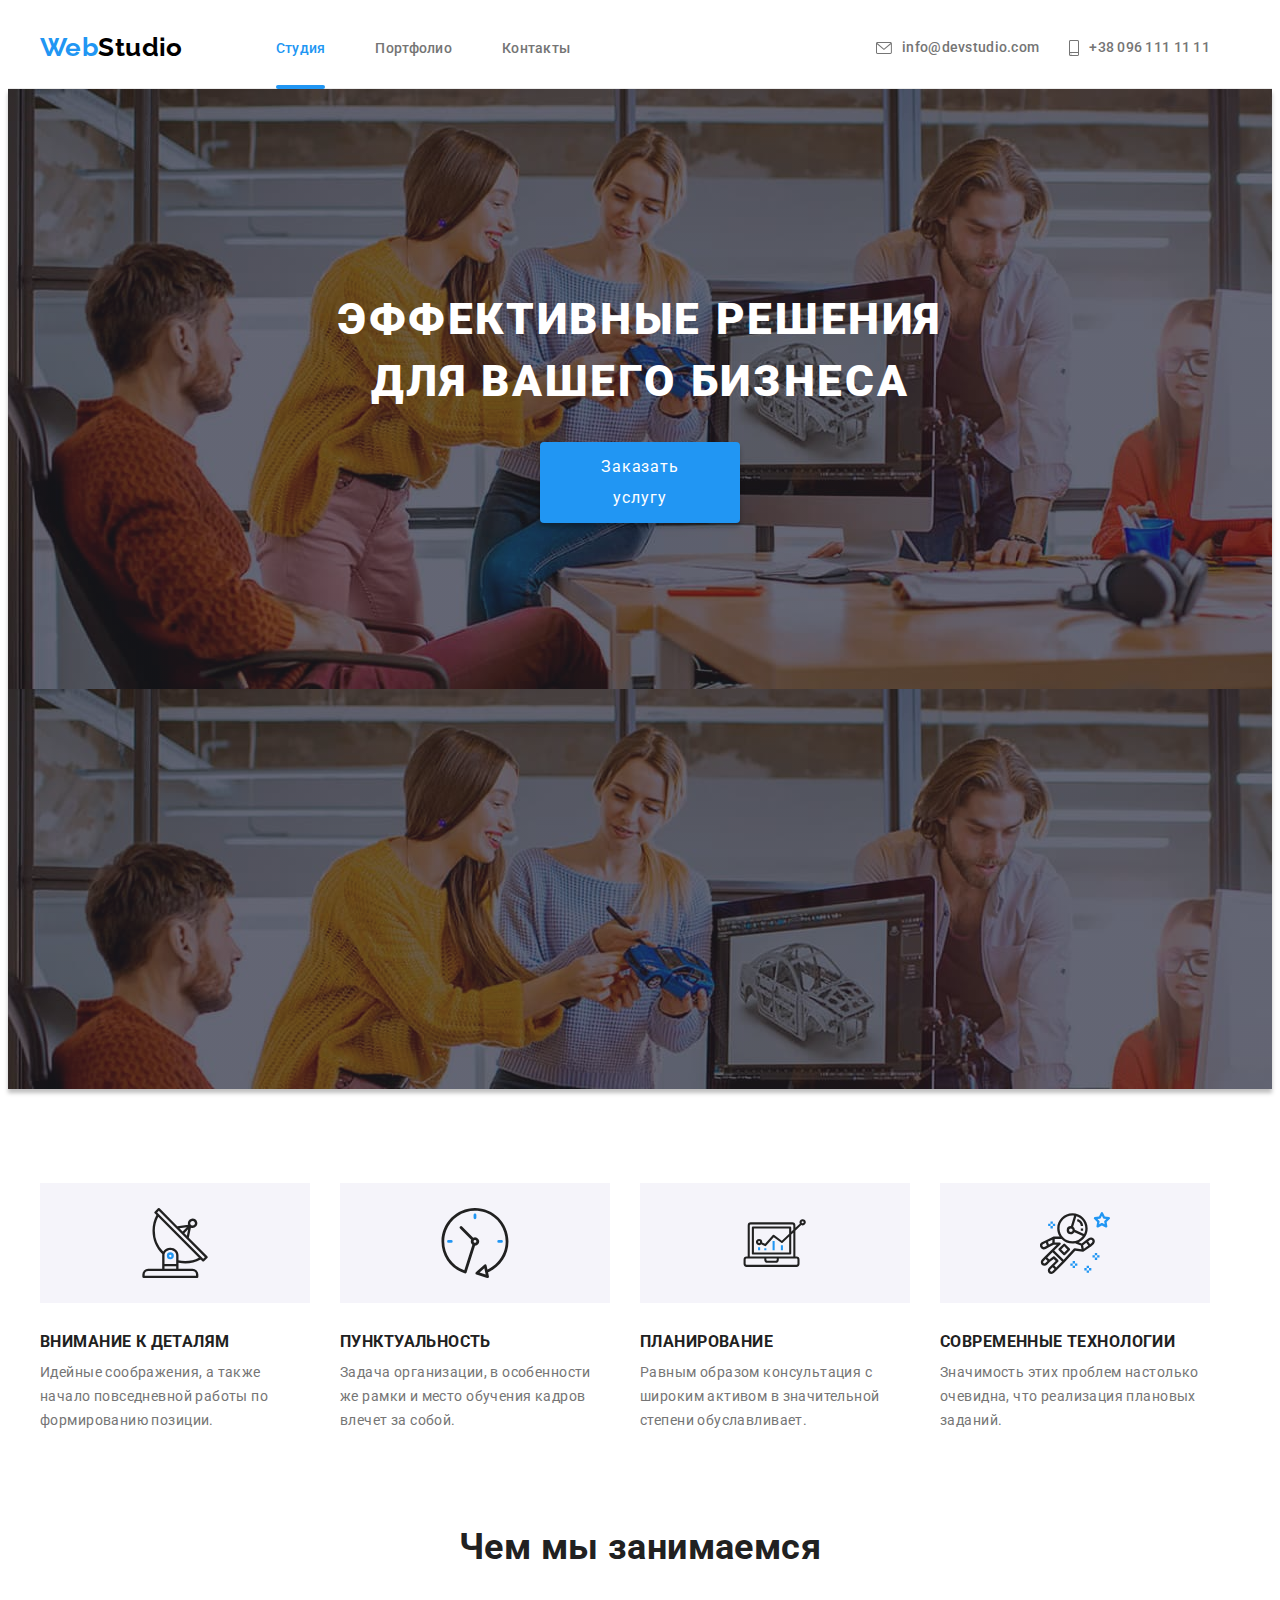
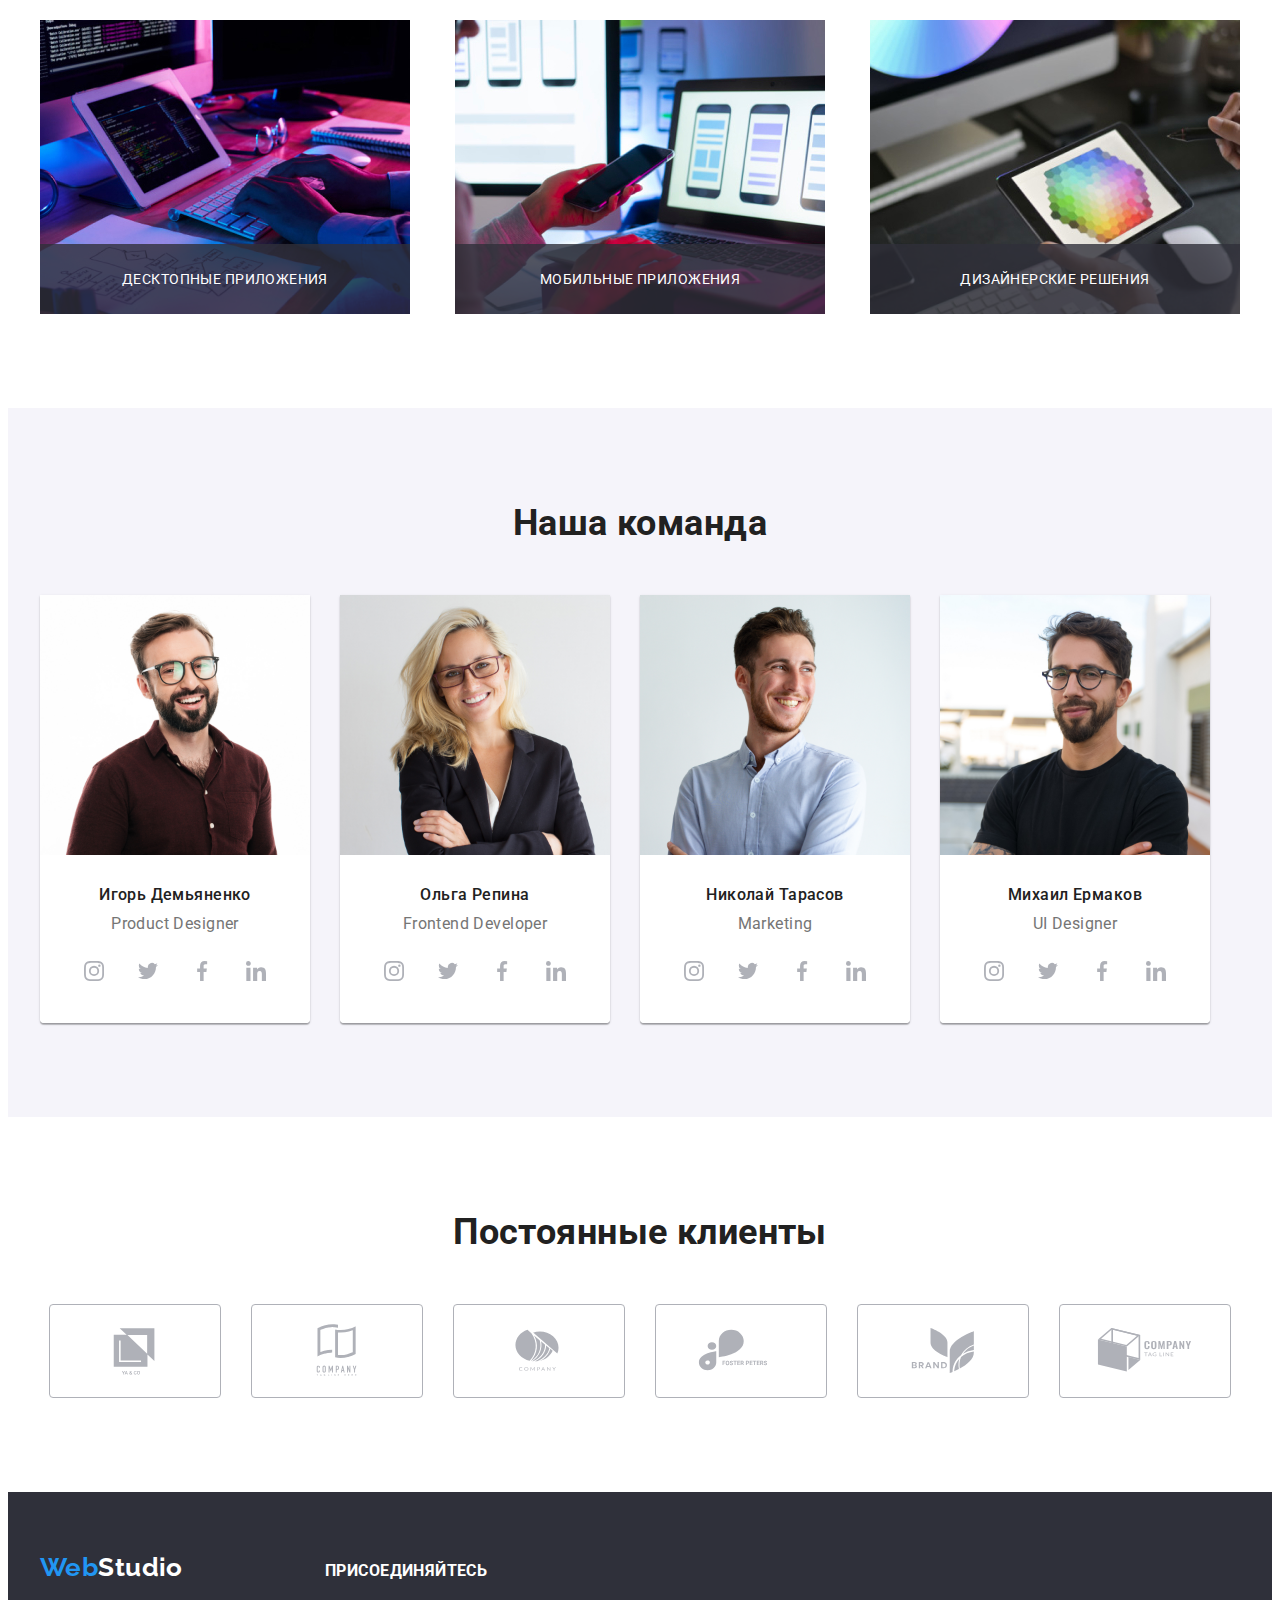
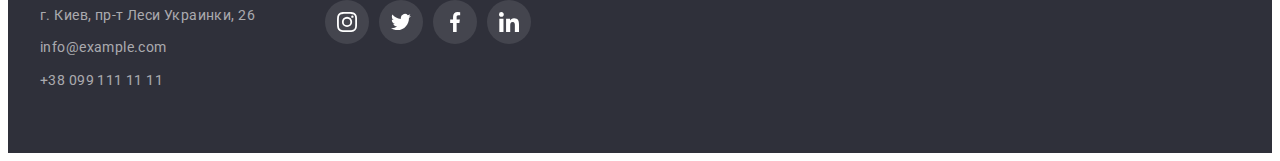
<file: index.html>
<!DOCTYPE html>
<html lang="ru">
<head>
    <meta charset="UTF-8">
    <meta http-equiv="X-UA-Compatible" content="IE=edge">
    <meta name="viewport" content="width=device-width, initial-scale=1.0">
    <title>Document</title>
    <link href="https://fonts.googleapis.com/css2?family=Raleway:wght@700&family=Roboto:wght@400;500;700;900&display=swap"
    rel="stylesheet">
    <link rel="stylesheet" href="https://cdnjs.cloudflare.com/ajax/libs/modern-normalize/1.1.0/modern-normalize.min.css"
        integrity="sha512-wpPYUAdjBVSE4KJnH1VR1HeZfpl1ub8YT/NKx4PuQ5NmX2tKuGu6U/JRp5y+Y8XG2tV+wKQpNHVUX03MfMFn9Q=="
        crossorigin="anonymous" referrerpolicy="no-referrer" />
    <link rel="stylesheet" href="css/styles.css">
</head>
<body>
    <header class="header">
        <!--Главная строка навигации-->
        <div class="container navbar">
            <a class="logo" href="/"><span class="web">Web</span>Studio</a>
            <nav class="navbox"> 
                <ul class="site-nav-link">
                    <li class="item"><a class="link current" href="">Студия</a></li>
                    <li class="item"><a class="link" href="./portfolio.html">Портфолио</a></li>
                    <li class="item"><a class="link" href="">Контакты</a></li>
                </ul>
            </nav>
                <ul class="linkbox">
                    <li class="item-contacts">
                        <a class="contactshed link" href="mailto:info@devstudio.com">
                        <svg class="icon" width="16" height="12">
                            <use href='./img/icons.svg#icon-envelope'></use>
                        </svg>
                        info@devstudio.com</a>  
                    </li>
                    <li class="item-contacts">
                        <a class="contactshed link" href="tel:+380961111111">
                        <svg class="icon" width="10" height="16">
                            <use href='./img/icons.svg#icon-smartphone'></use>
                        </svg>
                        +38 096 111 11 11</a>
                    </li>
                </ul>
        </div>
    </header>

    <main>
        <!--Герой-->
        <section class="hero-section">
            <div class="container">
                <h1 class="section-text">Эффективные решения<br> для вашего бизнеса</h1>
                <button data-modal-open class="hero-button" type="button">Заказать услугу</button>
            </div>
            <div class="backdrop is-hidden" data-modal>
                <div class="modal">
                    <button data-modal-close class="modal-button">
                    <svg class="icon-close" width="11" height="11">
                        <use href="img/icons.svg#icon-Vector"></use>
                    </svg>
                    </button>
                </div>

            </div>
        </section>
        
        
        <!--Наши преимущества-->     
        <section class="section adv">
            <div class="container">
                <h2 class="section-title">Наши преимущества</h2>
                <ul class="li-title">
                    <li class="li-title-adv">
                        <div class="icon-position">
                            <svg class="icon-antenna" width="70" height="70">
                                <use href='./img/icons.svg#icon-antenna'></use>
                            </svg>
                        </div>
                        <h3>Внимание к деталям</h3>
                        <p>Идейные соображения, а также начало повседневной работы по формированию позиции.</p>
                    </li>
                    <li class="li-title-adv">
                        <div class="icon-position">
                            <svg class="icon-clock" width="70" height="70">
                                <use href='./img/icons.svg#icon-clock'></use>
                            </svg>
                        </div>
                        <h3>Пунктуальность</h3>
                        <p>Задача организации, в особенности же рамки и место обучения кадров влечет за собой.</p>
                    </li>
                    <li class="li-title-adv">
                        <div class="icon-position">
                            <svg class="icon-diagram" width="70" height="70">
                                <use href='./img/icons.svg#icon-diagram'></use>
                            </svg>
                        </div>
                        <h3>Планирование</h3>
                        <p>Равным образом консультация с широким активом в значительной степени обуславливает.</p>
                    </li>
                    <li class="li-title-adv">
                        <div class="icon-position">
                            <svg class="icon-astronaut" width="70" height="70">
                                <use href='./img/icons.svg#icon-astronaut'></use>
                            </svg>
                        </div>
                        <h3>Современные технологии</h3>
                        <p>Значимость этих проблем настолько очевидна, что реализация плановых заданий.</p>
                    </li>
                </ul>
            </div>
        </section>

        <!--Чем мы занимаемся-->
        <section class="section">
            <div class="container">
                <h2 class="section-title-second">Чем мы занимаемся</h2>
                <ul class="ul-title-second">
                    <li class="li-title-second">
                        <img src="./img/box1.jpg" alt="box1" width="370">
                        <p class="directions">ДЕСКТОПНЫЕ ПРИЛОЖЕНИЯ</p>
                    </li>
                    <li class="li-title-second">
                        <img src="./img/box2.jpg" alt="box2" width="370">
                        <p class="directions">МОБИЛЬНЫЕ ПРИЛОЖЕНИЯ</p>
                    </li>
                    <li class="li-title-second">
                        <img src="./img/box3.jpg" alt="box3" width="370">
                        <p class="directions">ДИЗАЙНЕРСКИЕ РЕШЕНИЯ</p>
                    </li>
                </ul>
            </div>
        </section>

        <!--Наша команда-->
        <section class="our-team-section">
            <div class="container">
            <h2 class="our-team-title">Наша команда</h2>
            <ul class="name-title profession-title">          
                <li class="li-our-team">
                    <img src="./img/teamcard1.jpg" alt="team card 1" width="270">
                    <div class="card-person">
                        <h3 class="name">Игорь Демьяненко</h3>
                        <p>Product Designer</p>
                        <ul class="team-social-list">
                            <li class="team-social-link">
                                <a href="" class="icon-team" aria-label="instagram">
                                    <svg class="link-svg" width="20" haight="20">
                                        <use href="img/icons.svg#icon-instagram"></use>
                                    </svg>
                                </a>
                            </li>
                            <li class="team-social-link">
                                <a href="" class="icon-team" aria-label="twitter">
                                    <svg class="link-svg" width="20" haight="20">
                                        <use href="img/icons.svg#icon-twitter"></use>
                                    </svg>
                                </a>
                            </li>
                            <li class="team-social-link">
                                <a href="" class="icon-team" aria-label="facebook">
                                    <svg class="link-svg" width="20" haight="20">
                                        <use href="img/icons.svg#icon-facebook"></use>
                                    </svg>
                                </a>
                            </li>
                            <li class="team-social-link">
                                <a href="" class="icon-team" aria-label="linkedin">
                                    <svg class="link-svg" width="20" haight="20">
                                        <use href="img/icons.svg#icon-linkedin"></use>
                                    </svg>
                                </a>
                            </li>
                        </ul>
                    </div>
                </li>   
                <li class="li-our-team">
                    <img src="./img/teamcard2.jpg" alt="team card 2" width="270">
                    <div class="card-person">
                        <h3 class="name">Ольга Репина</h3>
                        <p>Frontend Developer</p>
                        <ul class="team-social-list">
                            <li class="team-social-link">
                                <a href="" class="icon-team" aria-label="instagram">
                                    <svg class="link-svg" width="20" haight="20">
                                        <use href="img/icons.svg#icon-instagram"></use>
                                    </svg>
                                </a>
                            </li>
                            <li class="team-social-link">
                                <a href="" class="icon-team" aria-label="twitter">
                                    <svg class="link-svg" width="20" haight="20">
                                        <use href="img/icons.svg#icon-twitter"></use>
                                    </svg>
                                </a>
                            </li>
                            <li class="team-social-link">
                                <a href="" class="icon-team" aria-label="facebook">
                                    <svg class="link-svg" width="20" haight="20">
                                        <use href="img/icons.svg#icon-facebook"></use>
                                    </svg>
                                </a>
                            </li>
                            <li class="team-social-link">
                                <a href="" class="icon-team" aria-label="linkedin">
                                    <svg class="link-svg" width="20" haight="20">
                                        <use href="img/icons.svg#icon-linkedin"></use>
                                    </svg>
                                </a>
                            </li>
                        </ul>
                    </div>                
                </li>
                <li class="li-our-team">
                    <img src="./img/teamcard3.jpg" alt="team card 3" width="270">
                    <div class="card-person">
                        <h3 class="name">Николай Тарасов</h3>
                        <p>Marketing</p>
                        <ul class="team-social-list">
                            <li class="team-social-link">
                                <a href="" class="icon-team" aria-label="instagram">
                                    <svg class="link-svg" width="20" haight="20">
                                        <use href="img/icons.svg#icon-instagram"></use>
                                    </svg>
                                </a>
                            </li>
                            <li class="team-social-link">
                                <a href="" class="icon-team" aria-label="twitter">
                                    <svg class="link-svg" width="20" haight="20">
                                        <use href="img/icons.svg#icon-twitter"></use>
                                    </svg>
                                </a>
                            </li>
                            <li class="team-social-link">
                                <a href="" class="icon-team" aria-label="facebook">
                                    <svg class="link-svg" width="20" haight="20">
                                        <use href="img/icons.svg#icon-facebook"></use>
                                    </svg>
                                </a>
                            </li>
                            <li class="team-social-link">
                                <a href="" class="icon-team" aria-label="linkedin">
                                    <svg class="link-svg" width="20" haight="20">
                                        <use href="img/icons.svg#icon-linkedin"></use>
                                    </svg>
                                </a>
                            </li>
                        </ul>
                    </div>                   
                </li>
                <li class="li-our-team">
                    <img src="./img/teamcard4.jpg" alt="team card 4" width="270">
                    <div class="card-person">
                        <h3 class="name">Михаил Ермаков</h3>
                        <p>UI Designer</p>
                        <ul class="team-social-list">
                            <li class="team-social-link">
                                <a href="" class="icon-team" aria-label="instagram">
                                    <svg class="link-svg svg" width="20" haight="20">
                                        <use href="img/icons.svg#icon-instagram"></use>
                                    </svg>
                                </a>
                            </li>
                            <li class="team-social-link">
                                <a href="" class="icon-team" aria-label="twitter">
                                    <svg class="link-svg" width="20" haight="20">
                                        <use href="img/icons.svg#icon-twitter"></use>
                                    </svg>
                                </a>
                            </li>
                            <li class="team-social-link">
                                <a href="" class="icon-team" aria-label="facebook">
                                    <svg class="link-svg" width="20" haight="20">
                                        <use href="img/icons.svg#icon-facebook"></use>
                                    </svg>
                                </a>
                            </li>
                            <li class="team-social-link">
                                <a href="" class="icon-team" aria-label="linkedin">
                                    <svg class="link-svg svg" width="20" haight="20">
                                        <use href="img/icons.svg#icon-linkedin"></use>
                                    </svg>     
                                </a>
                            </li>
                        </ul>
                    </div> 
                </li>
            </ul>
            </div>
        </section>
        <section class="section">
            <div class="container">
                <h2 class="clients">Постоянные клиенты</h2>
                <ul class="title-clients">
                    <li class="li-clients">
                    <a class="clients-icon" href="">
                        <svg class="link-client" width="106" height="60" ;>
                            <use href="img/icons.svg#icon-Client1"></use>
                        </svg>
                    </a>
                    </li>
                    <li class="li-clients">
                        <a class="clients-icon" href="">
                            <svg class="link-client" width="106" height="60" ;>
                                <use href="img/icons.svg#icon-Client2"></use>
                            </svg>
                        </a>
                    </li>
                    <li class="li-clients">
                        <a class="clients-icon" href="">
                            <svg class="link-client" width="106" height="60" ;>
                                <use href="img/icons.svg#icon-Client3"></use>
                            </svg>
                        </a>
                    </li>
                    <li class="li-clients">
                        <a class="clients-icon" href="">
                            <svg class="link-client" width="106" height="60" ;>
                                <use href="img/icons.svg#icon-Client4"></use>
                            </svg>
                        </a>  
                    </li>
                    <li class="li-clients">
                        <a class="clients-icon" href="">
                            <svg class="link-client" width="106" height="60" ;>
                                <use href="img/icons.svg#icon-Client5"></use>
                            </svg>
                        </a> 
                    </li>
                    <li class="li-clients">
                        <a class="clients-icon" href="">
                            <svg class="link-client" width="106" height="60" ;>
                                <use href="img/icons.svg#icon-Client6"></use>
                            </svg>
                        </a>
                        
                    </li>
                    </li>
                </ul>
            </div>
        </section>
    </main>

    <!--Контакты-->   
    <footer class="footer-section">
        <div class="container footer">
            <div footer-logo>
                <a class="logo-footer" href="/"><span class="web">Web</span>Studio</a>
                <address class="address">
                    <ul>
                        <li class="li-contacts"><a class="contactsfoot" href="">г. Киев, пр-т Леси Украинки, 26</a></li>
                        <li class="li-contacts"><a class="contactsfoot" href="mailto:info@example.com">info@example.com</a></li>
                        <li class="li-contacts"><a class="contactsfoot" href="tel:+380991111111">+38 099 111 11 11</a></li>
                    </ul>
                </address>
            </div> 
            <div class="footer-social">  
            <h3 class="footer-social-title">ПРИСОЕДИНЯЙТЕСЬ</h3>
            <ul class="team-social-list">
                <li class="contacts-social-link">
                    <a href="#" class="icon-team" aria-label="instagram">
                        <svg class="link-svg" width="20" haight="20">
                            <use href="img/icons.svg#icon-instagram"></use>
                        </svg>
                    </a>
                </li>
                <li class="contacts-social-link">
                    <a href="#" class="icon-team" aria-label="twitter">
                        <svg class="link-svg" width="20" haight="20">
                            <use href="img/icons.svg#icon-twitter"></use>
                        </svg>
                    </a>
                </li>
                <li class="contacts-social-link">
                    <a href="#" class="icon-team" aria-label="facebook">
                        <svg class="link-svg" width="20" haight="20">
                            <use href="img/icons.svg#icon-facebook"></use>
                        </svg>
                    </a>
                </li>
                <li class="contacts-social-link">
                    <a href="#" class="icon-team" aria-label="linkedin">
                        <svg class="link-svg" width="20" haight="20">
                            <use href="img/icons.svg#icon-linkedin"></use>
                        </svg>
                    </a>
                </li>
            </ul>
            </div>
        </div>
    </footer>
<script src="./js/modal.js"></script>
</body>
</html>
</file>
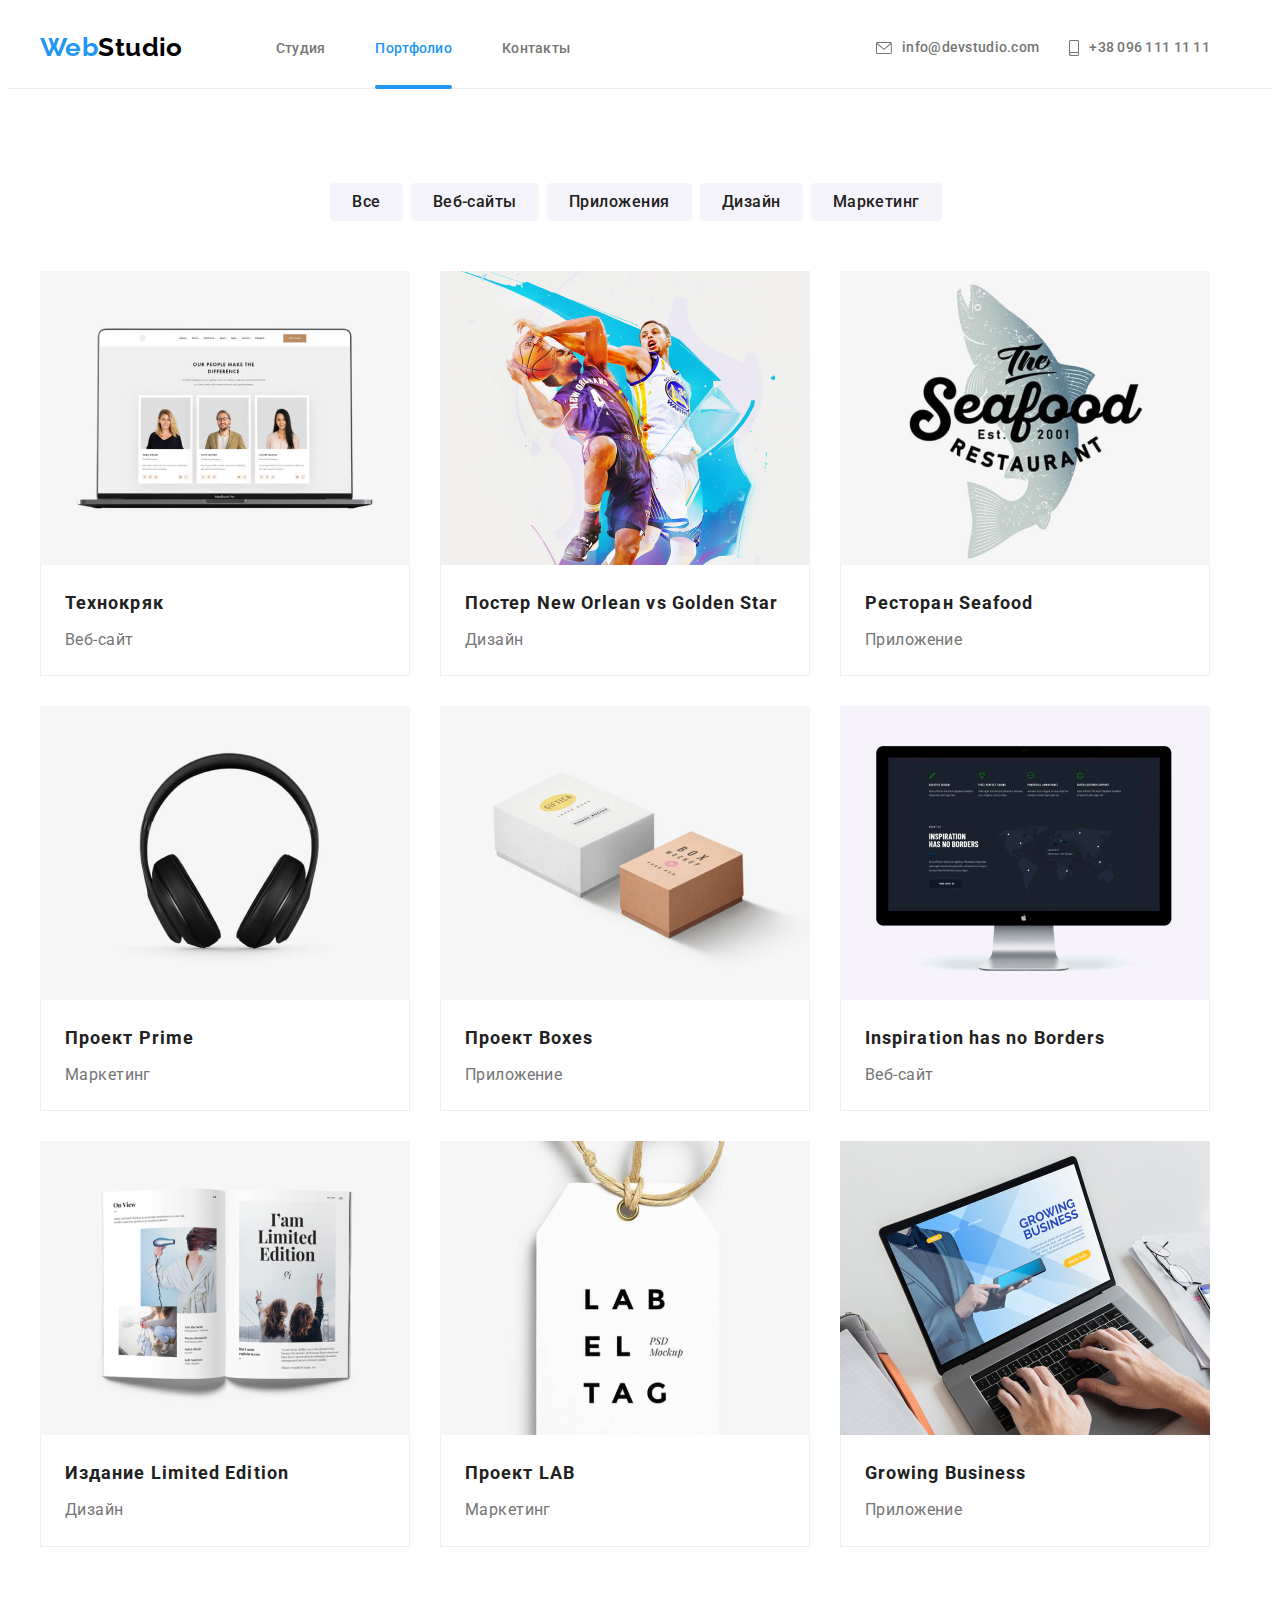
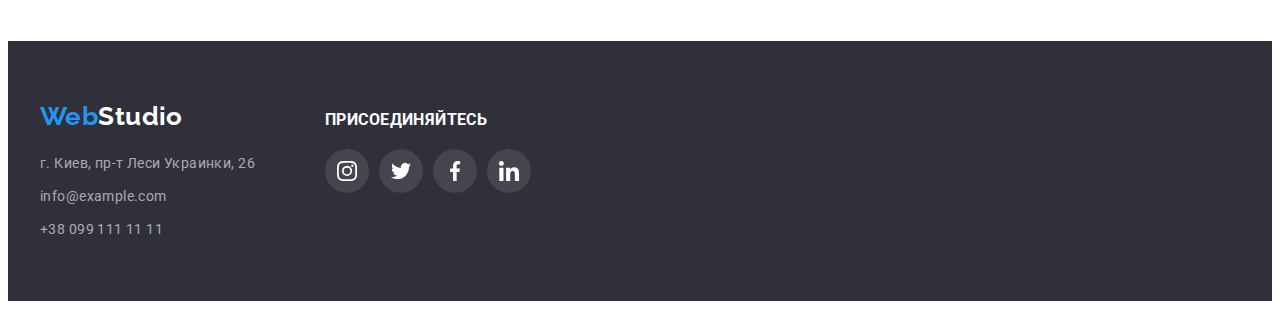
<file: portfolio.html>
<!DOCTYPE html>
<html lang="ru">
<head>
    <meta charset="UTF-8">
    <meta http-equiv="X-UA-Compatible" content="IE=edge">
    <meta name="viewport" content="width=device-width, initial-scale=1.0">
    <title>Document</title>
    <link href="https://fonts.googleapis.com/css2?family=Raleway:wght@700&family=Roboto:wght@400;500;700;900&display=swap"
        rel="stylesheet">
    <link rel="stylesheet" href="https://cdnjs.cloudflare.com/ajax/libs/modern-normalize/1.1.0/modern-normalize.min.css"
    integrity="sha512-wpPYUAdjBVSE4KJnH1VR1HeZfpl1ub8YT/NKx4PuQ5NmX2tKuGu6U/JRp5y+Y8XG2tV+wKQpNHVUX03MfMFn9Q=="
    crossorigin="anonymous" referrerpolicy="no-referrer" />
    <link rel="stylesheet" href="css/styles.css">
</head>
<body>
<header class="header">
    <!--Главная строка навигации-->
    <div class="container navbar">
        <a class="logo" href="/"><span class="web">Web</span>Studio</a>
        <nav class="navbox">
            <ul class="site-nav-link">
                <li class="item"><a class="link" href="./index.html">Студия</a></li>
                <li class="item"><a class="link current" href="">Портфолио</a></li>
                <li class="item"><a class="link" href="">Контакты</a></li>
            </ul>
        </nav>
        <ul class="linkbox">
            <li class="item-contacts">
                <a class="contactshed link" href="mailto:info@devstudio.com">
                    <svg class="icon" width="16" height="12">
                        <use href='./img/icons.svg#icon-envelope'></use>
                    </svg>
                    info@devstudio.com</a>
            </li>
            <li class="item-contacts">
                <a class="contactshed link" href="tel:+380961111111">
                    <svg class="icon" width="10" height="16">
                        <use href='./img/icons.svg#icon-smartphone'></use>
                    </svg>
                    +38 096 111 11 11</a>
            </li>
        </ul>
    </div>
</header>
    <main>
        <!--Портфолио-->
            <section class="section">
                <div class="container">
                <!--Фильтр-->
                <h1 class="projects-title">Наши проекты</h1>
                    <ul class="projects-button">
                            <li class="li-buttons">
                                <button type="button">Все</button>
                            </li>
                            <li class="li-buttons">
                                <button type="button">Веб-сайты</button>
                            </li>
                            <li class="li-buttons">
                                <button type="button">Приложения</button>
                            </li>
                            <li class="li-buttons">
                                <button type="button">Дизайн</button>
                            </li>
                            <li class="li-buttons">
                                <button type="button">Маркетинг</button>
                            </li>
                    </ul> 
                <!--Проекты-->
                <ul class="our-projects-title">
                    <li class="li-our-project">
                        <a class="project-link" href="#">
                            <div class="project-overlay">
                                <img src="./img/img.jpg" alt="img" width="370">
                                <div class="project-description">
                                <p>Технокряк это современная площадка распространения коронавируса. Компании используют эту платформу для цифрового шпионажа и атак на защищенные сервера конкурентов.</p>
                                </div>
                            </div>
                            <div class="card-contents">
                                <h2>Технокряк</h2>
                                <p>Веб-сайт</p>
                            </div>                
                        </a>
                    </li>
                    <li class="li-our-project">
                        <a class="project-link" href="">
                            <div class="project-overlay">
                                <img src="./img/img1.jpg" alt="img1" width="370">
                                <div class="project-description">
                                    <p>Технокряк это современная площадка распространения коронавируса. Компании используют эту платформу для цифрового
                                        шпионажа и атак на защищенные сервера конкурентов.</p>
                                </div>
                            </div>
                            <div class="card-contents">
                                <h2>Постер New Orlean vs Golden Star</h2>
                                <p>Дизайн</p>
                            </div>                     
                        </a>
                    </li>
                    <li class="li-our-project">
                        <a class="project-link" href="">
                            <div class="project-overlay">
                                <img src="./img/img2.jpg" alt="img2" width="370">
                                <div class="project-description">
                                    <p>Технокряк это современная площадка распространения коронавируса. Компании используют эту платформу для цифрового
                                        шпионажа и атак на защищенные сервера конкурентов.</p>
                                </div>
                            </div>
                            <div class="card-contents">
                                <h2>Ресторан Seafood</h2>
                                <p>Приложение</p>
                            </div>                  
                        </a>
                    </li>
                    <li class="li-our-project">
                        <a class="project-link" href="">
                            <div class="project-overlay">
                                <img src="./img/img3.jpg" alt="img3" width="370">
                                <div class="project-description">
                                    <p>Технокряк это современная площадка распространения коронавируса. Компании используют эту платформу для цифрового
                                        шпионажа и атак на защищенные сервера конкурентов.</p>
                                </div>
                            </div>
                            <div class="card-contents">
                                <h2>Проект Prime</h2>
                                <p>Маркетинг</p>
                            </div>                        
                        </a>
                    </li>
                    <li class="li-our-project">
                        <a class="project-link" href="">
                            <div class="project-overlay">
                                <img src="./img/img4.jpg" alt="img4" width="370">
                                <div class="project-description">
                                    <p>Технокряк это современная площадка распространения коронавируса. Компании используют эту платформу для цифрового
                                        шпионажа и атак на защищенные сервера конкурентов.</p>
                                </div>
                            </div>
                            <div class="card-contents">
                                <h2>Проект Boxes</h2>
                                <p>Приложение</p>
                            </div>                         
                        </a>
                    </li>
                    <li class="li-our-project">
                        <a class="project-link" href="">
                            <div class="project-overlay">
                                <img src="./img/img5.jpg" alt="img5" width="370">
                                <div class="project-description">
                                    <p>Технокряк это современная площадка распространения коронавируса. Компании используют эту платформу для цифрового
                                        шпионажа и атак на защищенные сервера конкурентов.</p>
                                </div>
                            </div>
                            <div class="card-contents">
                                <h2>Inspiration has no Borders</h2>
                                <p>Веб-сайт</p>
                            </div>                           
                        </a>
                    </li>
                    <li class="li-our-project">
                        <a class="project-link" href="">
                            <div class="project-overlay">
                                <img src="./img/img6.jpg" alt="img6" width="370">
                                <div class="project-description">
                                    <p>Технокряк это современная площадка распространения коронавируса. Компании используют эту платформу для цифрового
                                        шпионажа и атак на защищенные сервера конкурентов.</p>
                                </div>
                            </div>
                            <div class="card-contents">
                                <h2>Издание Limited Edition</h2>
                                <p>Дизайн</p>
                            </div>                      
                        </a>
                    </li>
                    <li class="li-our-project">
                        <a class="project-link" href="">
                            <div class="project-overlay">
                                <img src="./img/img7.jpg" alt="img7" width="370">
                                <div class="project-description">
                                    <p>Технокряк это современная площадка распространения коронавируса. Компании используют эту платформу для цифрового
                                        шпионажа и атак на защищенные сервера конкурентов.</p>
                                </div>
                            </div>
                            <div class="card-contents">
                                <h2>Проект LAB</h2>
                                <p>Маркетинг</p>
                            </div>             
                        </a>
                    </li>
                    <li class="li-our-project">
                        <a class="project-link" href="">
                            <div class="project-overlay">
                                <img src="./img/img8.jpg" alt="img8" width="370">
                                <div class="project-description">
                                    <p>Технокряк это современная площадка распространения коронавируса. Компании используют эту платформу для цифрового
                                        шпионажа и атак на защищенные сервера конкурентов.</p>
                                </div>
                            </div>
                            <div class="card-contents">
                                <h2>Growing Business</h2>
                                <p>Приложение</p>
                            </div>               
                        </a>
                    </li>
                </ul>
            </section>
            </div>
    </main>
    
    <!--Контакты-->
    <footer class="footer-section">
        <div class="container footer">
            <div footer-logo>
                <a class="logo-footer" href="/"><span class="web">Web</span>Studio</a>
                <address class="address">
                    <ul>
                        <li class="li-contacts"><a class="contactsfoot" href="">г. Киев, пр-т Леси Украинки, 26</a></li>
                        <li class="li-contacts"><a class="contactsfoot" href="mailto:info@example.com">info@example.com</a>
                        </li>
                        <li class="li-contacts"><a class="contactsfoot" href="tel:+380991111111">+38 099 111 11 11</a></li>
                    </ul>
                </address>
            </div>
            <div class="footer-social">
                <h3 class="footer-social-title">ПРИСОЕДИНЯЙТЕСЬ</h3>
                <ul class="team-social-list">
                    <li class="contacts-social-link">
                        <a href="#" class="icon-team" aria-label="instagram">
                            <svg class="link-svg fsi" width="20" haight="20">
                                <use href="img/icons.svg#icon-instagram"></use>
                            </svg>
                        </a>
                    </li>
                    <li class="contacts-social-link">
                        <a href="#" class="icon-team" aria-label="twitter">
                            <svg class="link-svg" width="20" haight="20">
                                <use href="img/icons.svg#icon-twitter"></use>
                            </svg>
                        </a>
                    </li>
                    <li class="contacts-social-link">
                        <a href="#" class="icon-team" aria-label="facebook">
                            <svg class="link-svg" width="20" haight="20">
                                <use href="img/icons.svg#icon-facebook"></use>
                            </svg>
                        </a>
                    </li>
                    <li class="contacts-social-link">
                        <a href="#" class="icon-team" aria-label="linkedin">
                            <svg class="link-svg" width="20" haight="20">
                                <use href="img/icons.svg#icon-linkedin"></use>
                            </svg>
                        </a>
                    </li>
                </ul>
            </div>
        </div>
    </footer>
</body>
</html>
</file>
<file: css/styles.css>
:root {
  --bg-hero-color: #2f303a;
  --accent-color: #2196f3;

  --bg-color: #ffffff;

  --logo-color: #000000;

  --text-primery: #212121;
  --text-secondary: #757575;
  --text-secondary-light: rgba(255, 255, 255, 0.6);

  --our-team-section-color: #f5f4fa;
  --footer-color: #2f303a;
  --navbar-border: #ececec;
  --border-color: #eeeeee;
  --svg-color: #afb1b8;
  --project-description-color: rgba(33, 150, 243, 0.9)
}

a {
  text-decoration: none;
}
ul,
ol {
  list-style: none;
  padding: 0;
}
h1,
h2,
h3,
p,
ul {
  margin: 0;
}
img {
  display: block;
  max-width: 100%;
  height: auto;
}

/* ==========Header styling========== */
.header {
  background: var(--bg-color);
  border-bottom: 1px solid var(--navbar-border);
}
.logo {
  font-family: Raleway;
  font-weight: bold;
  font-size: 26px;
  line-height: 1.2;
  color: var(--logo-color);
}
.web {
  font-family: Raleway;
  font-weight: bold;
  font-size: 26px;
  line-height: 1.2;
  color: var(--accent-color);
}
.link {
  font-weight: 500;
  line-height: 1.1;
  letter-spacing: 0.02em;
  color: var(--text-secondary);
}
.link.current {
  color: var(--accent-color);
}
.icon{
  fill: var(--text-secondary);
  margin-right: 10px;
  transition: fill 250ms cubic-bezier(0.4, 0, 0.2, 1);
}
.contactshed:hover .icon,
.contactshed:focus .icon {
  fill: var(--accent-color);
}
.contactshed {
  font-weight: 500;
  line-height: 1.1;
  letter-spacing: 0.02em;
  color: var(--text-secondary);
  transition: color 250ms cubic-bezier(0.4, 0, 0.2, 1);
}
.linkbox .link {
  margin-right: 30px;
}
.contactshed:hover,
.contactshed:focus {
  color: var(--accent-color);
  cursor: pointer;
}
.contactshed{
  display: flex;
  align-items: center;
}
.site-nav-link {
  display: flex;
}
.item:not(:last-child) {
  margin-right: 50px;
}
.navbox {
  display: flex;
}
.navbar {
  max-width: 1600px;
  padding-left: 15px;
  padding-right: 15px;
  display: flex;
  align-items: center;
  height: 80px;
}
.logo {
  margin-right: 93px;
}
.linkbox {
  display: flex;
  margin-left: auto;
}

/* ==========Body styling========== */
body {
  font-family: Roboto, sans-serif;
  color: var(--text-primery);
  font-size: 14px;
  letter-spacing: 0.03em;
  background: var(--bg-color);
}
.hero-section {
  max-width: 1600px;
  height: 600px;
  margin-left: auto;
  margin-right: auto;
  background-color: #c4c4c4;
  background-image: linear-gradient(
      to right,
      rgba(47, 48, 58, 0.4),
      rgba(47, 48, 58, 0.4)
    ),
    url(../img/imghero.jpg);
  box-shadow: 0px 4px 4px 0px rgba(0, 0, 0, 0.25);
  text-align: center;
  margin: 0px auto;
  padding: 200px 0 200px 0;
}
.hero-button {
  background: var(--accent-color);
  font-family: Roboto;
  font-size: 16px;
  line-height: 1.9;
  display: flex;
  width: 200px;
  padding: 10px 32px;
  border: var(--accent-color);
  letter-spacing: 0.06em;
  color: var(--bg-color);
  margin-left: auto;
  margin-right: auto;
  margin-top: 30px;
  border-radius: 4px;
  box-shadow: 0px 4px 4px 0px rgba(0, 0, 0, 0.25);
}
.hero-button:hover {
  background: var(--accent-color);
  cursor: pointer;
}
.section-text {
  font-weight: 900;
  font-size: 44px;
  line-height: 1.4;
  text-align: center;
  letter-spacing: 0.06em;
  text-transform: uppercase;
  color: var(--bg-color);
}
.section-title {
  position: absolute;
  width: 1px;
  height: 1px;
  margin: -1px;
  padding: 0;
  overflow: hidden;
  border: 0;
  clip: rect(0 0 0 0);
}
.li-title h3 {
  font-weight: bold;
  line-height: 1.1;
  text-transform: uppercase;
}
.li-title p {
  font-weight: normal;
  line-height: 1.7;
  color: var(--text-secondary);
}
.icon-position {
  display: flex;
  align-items: center;
  justify-content: center;
  width: 270px;
  height: 120px;
  background-color: rgba(245, 244, 250, 1);
  margin-bottom: 30px;
}
.our-team-section {
  background: var(--our-team-section-color);
  margin: 0px auto;
}
.section-title-second,
.our-team-title {
  font-weight: bold;
  font-size: 36px;
  line-height: 1.2;
  text-align: center;
}
.name-title h3 {
  font-weight: 500;
  font-size: 16px;
  line-height: 1.2;
  text-align: center;
}
.profession-title p {
  font-weight: normal;
  font-size: 16px;
  line-height: 1.2;
  text-align: center;
  color: var(--text-secondary);
}
.section {
  padding-top: 94px;
  padding-bottom: 94px;
}
.container {
  max-width: 1200px;
  padding-left: 15px;
  padding-right: 15px;
  margin-left: auto;
  margin-right: auto;
}
.adv {
  padding-bottom: 0px;
}
.li-title {
  display: flex;
}
.li-title .li-title-adv {
  width: 270px;
}
.li-title-adv:not(:last-child) {
  margin-right: 30px;
}
.li-title-adv p {
  margin-top: 10px;
}
.button {
  padding: 0;
  border: none;
  height: 12px;
  width: 16px;
  margin-right: 10px;
}
.icon-mail {
  fill: currentColor;
  margin-right: 10px;
}
.ul-title-second {
  display: flex;
  justify-content: space-between;
}
.li-title-second img {
  z-index: 1;
  margin-top: 50px;
}
.our-team-section {
  max-width: 1600px;
  padding-top: 94px;
  padding-bottom: 94px;
}
.name-title {
  display: flex;
  flex-wrap: wrap;
  margin-top: 50px;
}
.li-our-team {
  margin-right: 30px;
  box-shadow: 0px 1px 3px rgba(0, 0, 0, 0.12), 0px 1px 1px rgba(0, 0, 0, 0.14),
    0px 2px 1px rgba(0, 0, 0, 0.2);
  border-radius: 0px 0px 4px 4px;
}
.li-our-team:nth-child(4n) {
  margin-right: 0px;
}
.card-person {
  padding-top: 30px;
  padding-bottom: 30px;
  background-color: var(--bg-color);
  border-radius: 0px 0px 4px 4px;
}
.name {
  margin-bottom: 10px;
}
.team-social-list {
  display: flex;
  justify-content: center;
  margin-top: 16px;
}
.team-social-list li:not(:last-child) {
  margin-right: 10px;
}
.team-social-link:first-child {
  margin-left: 32px;
}
.icon-team {
  display: flex;
  align-items: center;
  justify-content: center;
  width: 44px;
  height: 44px;
  border-radius: 50%;
  fill: var(--svg-color);
  transition: background-color 250ms cubic-bezier(0.4, 0, 0.2, 1);
}
.team-social-link:first-child{
  margin-left: 0px;
}
.team-social-link {
  display: flex;
  align-items: center;
  justify-content: center;
  width: 44px;
  height: 44px;
  border-radius: 50%; 
}
.icon-team:hover,
.icon-team:focus{
  background-color: var(--accent-color);
}
svg{
  transition: fill 250ms cubic-bezier(0.4, 0, 0.2, 1);
}
.icon-team:hover svg,
.icon-team:focus svg{
 fill: var(--bg-color);
}
.clients {
  font-weight: bold;
  font-size: 36px;
  line-height: 1.2;
  text-align: center;
  margin-bottom: 50px;
}
.clients-icon{
  display: flex;
  align-items: center;
  justify-content: center;
  width: 170px;
  height: 92px;
  border: 1px solid var(--svg-color);
  border-radius: 4px;
  transition: border 250ms cubic-bezier(0.4, 0, 0.2, 1);
}
.link-client{
   fill: var(--svg-color);
   transition: fill 250ms cubic-bezier(0.4, 0, 0.2, 1);
}
.clients-icon:hover{
 border: 1px solid var(--accent-color);
}
.clients-icon:hover .link-client,
.clients-icon:focus .link-client{
  fill: var(--accent-color);
  cursor: pointer;
}
.contacts-social-link {
  display: flex;
  align-items: center;
  justify-content: center;
  width: 44px;
  height: 44px;
  border-radius: 50%;
  background-color: rgba(255, 255, 255, 0.1);
  drop shadow: 0px 4px 4px 0px rgba(0, 0, 0, 0.25);
}
.contacts-social-link svg {
  width: 20px;
  height: 20px;
  fill: var(--bg-color);
}


/* ----------Portfolio---------- */
.projects-title {
  position: absolute;
  width: 1px;
  height: 1px;
  margin: -1px;
  padding: 0;
  overflow: hidden;
  border: 0;
  clip: rect(0 0 0 0);
}
.projects-button button {
  padding: 6px 22px;
  font-family: Roboto, sans-serif;
  font-weight: 500;
  font-size: 16px;
  line-height: 1.6;
  text-align: center;
  letter-spacing: 0.03em;
  background: var(--our-team-section-color);
  border-radius: 4px;
  color: var(--text-primery);
  cursor: pointer;
  border: transparent;
}
.projects-button {
  display: flex;
  justify-content: center;
}
.projects-button button:hover,
.projects-button button:focus {
  background: var(--accent-color);
  color: var(--bg-color);
}
.buttons {
  display: flex;
  justify-content: center;
}
button {
  transition: background 250ms cubic-bezier(0.4, 0, 0.2, 1), 
  color 250ms cubic-bezier(0.4, 0, 0.2, 1);
}
.li-buttons {
  margin-right: 8px;
}
.our-projects-title h2 {
  font-weight: bold;
  font-size: 18px;
  line-height: 2;
  letter-spacing: 0.06em;
  color: var(--text-primery);
}
.our-projects-title p {
  font-weight: normal;
  font-size: 16px;
  line-height: 1.9;
  color: var(--text-secondary);
}
.our-projects-title {
  display: flex;
  flex-wrap: wrap;
}
.our-projects-title .li-our-project {
  margin-right: 30px;
  margin-bottom: 30px;
}
.li-our-project:nth-child(-n + 3) {
  margin-top: 50px;
}
.li-our-project:nth-child(3n) {
  margin-right: 0;
}
.li-our-project:nth-last-child(-n + 3) {
  margin-bottom: 0;
}
.our-projects-title li:hover,
.our-projects-title li:focus{
  box-shadow: 0px 4px 4px 0px rgba(0, 0, 0, 0.4);
}
.our-projects-title>li{
  transition: box-shadow 250ms cubic-bezier(0.4, 0, 0.2, 1);
}
.card-contents h2 {
  margin-bottom: 4px;
}
.card-contents {
  padding: 20px 24px;
  border-right: 1px solid var(--border-color);
  border-left: 1px solid var(--border-color);
  border-bottom: 1px solid var(--border-color);
}
.title-clients {
  display: flex;
  justify-content: center;
}
.title-clients li:not(:last-child) {
  margin-right: 30px;
}

/* ==========Footer styling========== */
footer {
  background: var(--footer-color);
  max-width: 1600px;
}
.logo-footer {
  font-family: Raleway;
  font-weight: bold;
  font-size: 26px;
  line-height: 1.2;
  color: var(--bg-color);
}

.contactsfoot {
  font-style: normal;
  font-weight: normal;
  line-height: 1.7;
  color: var(--text-secondary-light);
  transition: color 250ms cubic-bezier(0.4, 0, 0.2, 1);
  
}
.footer-section {
  padding-top: 60px;
  padding-bottom: 60px;
  margin: 0px auto;
}
.address {
  margin-top: 20px;
}
.li-contacts {
  margin-bottom: 9px;
}
.contactsfoot:hover,
.contactsfoot:focus{
  color: var(--bg-color);
}
.li-contacts:last-child {
  margin-bottom: 0px;
}
.footer{
  display: flex;
  align-items: baseline;
}
.icon-team:last-child{
 margin-right: 0px;
}
.footer-social{
  margin-left: 70px;
}
.footer-social-title{
  margin-bottom: 20px;
  color:var(--bg-color);
}
.contacts-social-link:hover,
.contacts-social-link:focus{
  background-color: var(--accent-color);
}


.li-title-second{
  position: relative;
}

.directions{
  display: flex;
  justify-content: center; 
  position: absolute;
  bottom: 0;
  width: 100%;
  left: 0;
  margin-right: 0px;
  height: 70px;
  color: var(--bg-color);
  background-color:rgba(47, 48, 58, 80%);
  align-items: center;
}
.icon-close{
  fill: var(--svg-color);
}

/* -----Нижнее активное подчеркивание----- */
.item{
  position: relative;
}
.current::after{
  content: '';
  display: block;
  width: 100%;
  height: 4px;
  background-color: var(--accent-color);
  position: absolute;
  margin-top: 29px;
  border-radius: 2px;
}

/* -----Модальное окно----- */
.backdrop{
  position: fixed;
  top: 0;
  left: 0;
  height: 100%;
  width: 100%;
  z-index: 2;
  background-color: rgba(0, 0, 0, 0.2);
  opacity: 1;
  transition: opacity 250ms cubic-bezier(0.4, 0, 0.2, 1);
}
.backdrop.is-hidden{
  opacity: 0;
  pointer-events: none;
}
.backdrop.is-hidden .modal{
  transform: translate(-50%, -50%) scale(0.9);
}
.modal{
  position: absolute;
  left: 50%;
  top: 50%;
  width: 528px;
  height: 581px;
  background-color: var(--bg-color);
  border-radius: 4px;
  box-shadow: 0px 4px 4px 0px rgba(0, 0, 0, 0.25);
  transform: translate(-50%, -50%) scale(1);
  transition: transform 250ms cubic-bezier(0.4, 0, 0.2, 1);
}
.modal-button{
  display: flex;
  align-items: center;
  justify-content: center;
  position: absolute;
  top: 8px;
  right: 8px;
  padding: 6px;
  border-radius: 50%;
  border: 1px solid rgba(0, 0, 0, 0.1);
  background-color: var(--bg-color);
}
.icon-close{
  width: 11px;
  height: 11px;
  fill: var(--logo-color);
}
.project-overlay{
  position: relative;
  overflow: hidden;
}
.project-description{
  position: absolute;
  top: 0;
  left: 0;
  width: 100%;
  height: 100%;
  background-color: var(--project-description-color);
  transform: translateY(101%);
  transition: transform 250ms cubic-bezier(0.4, 0, 0.2, 1);
  opacity: 1;
}
.project-description p{
  display: inline-block;
  padding: 63px 24px;
  font-size: 18px;
  line-height: 1.6;
  overflow: visible;
  color: var(--bg-color);
  text-shadow: 0px 4px 4px rgba(0, 0, 0, 0.25);
}
.project-link:hover .project-description,
.project-link:focus .project-description{
  transform: translateY(0);}
</file>
